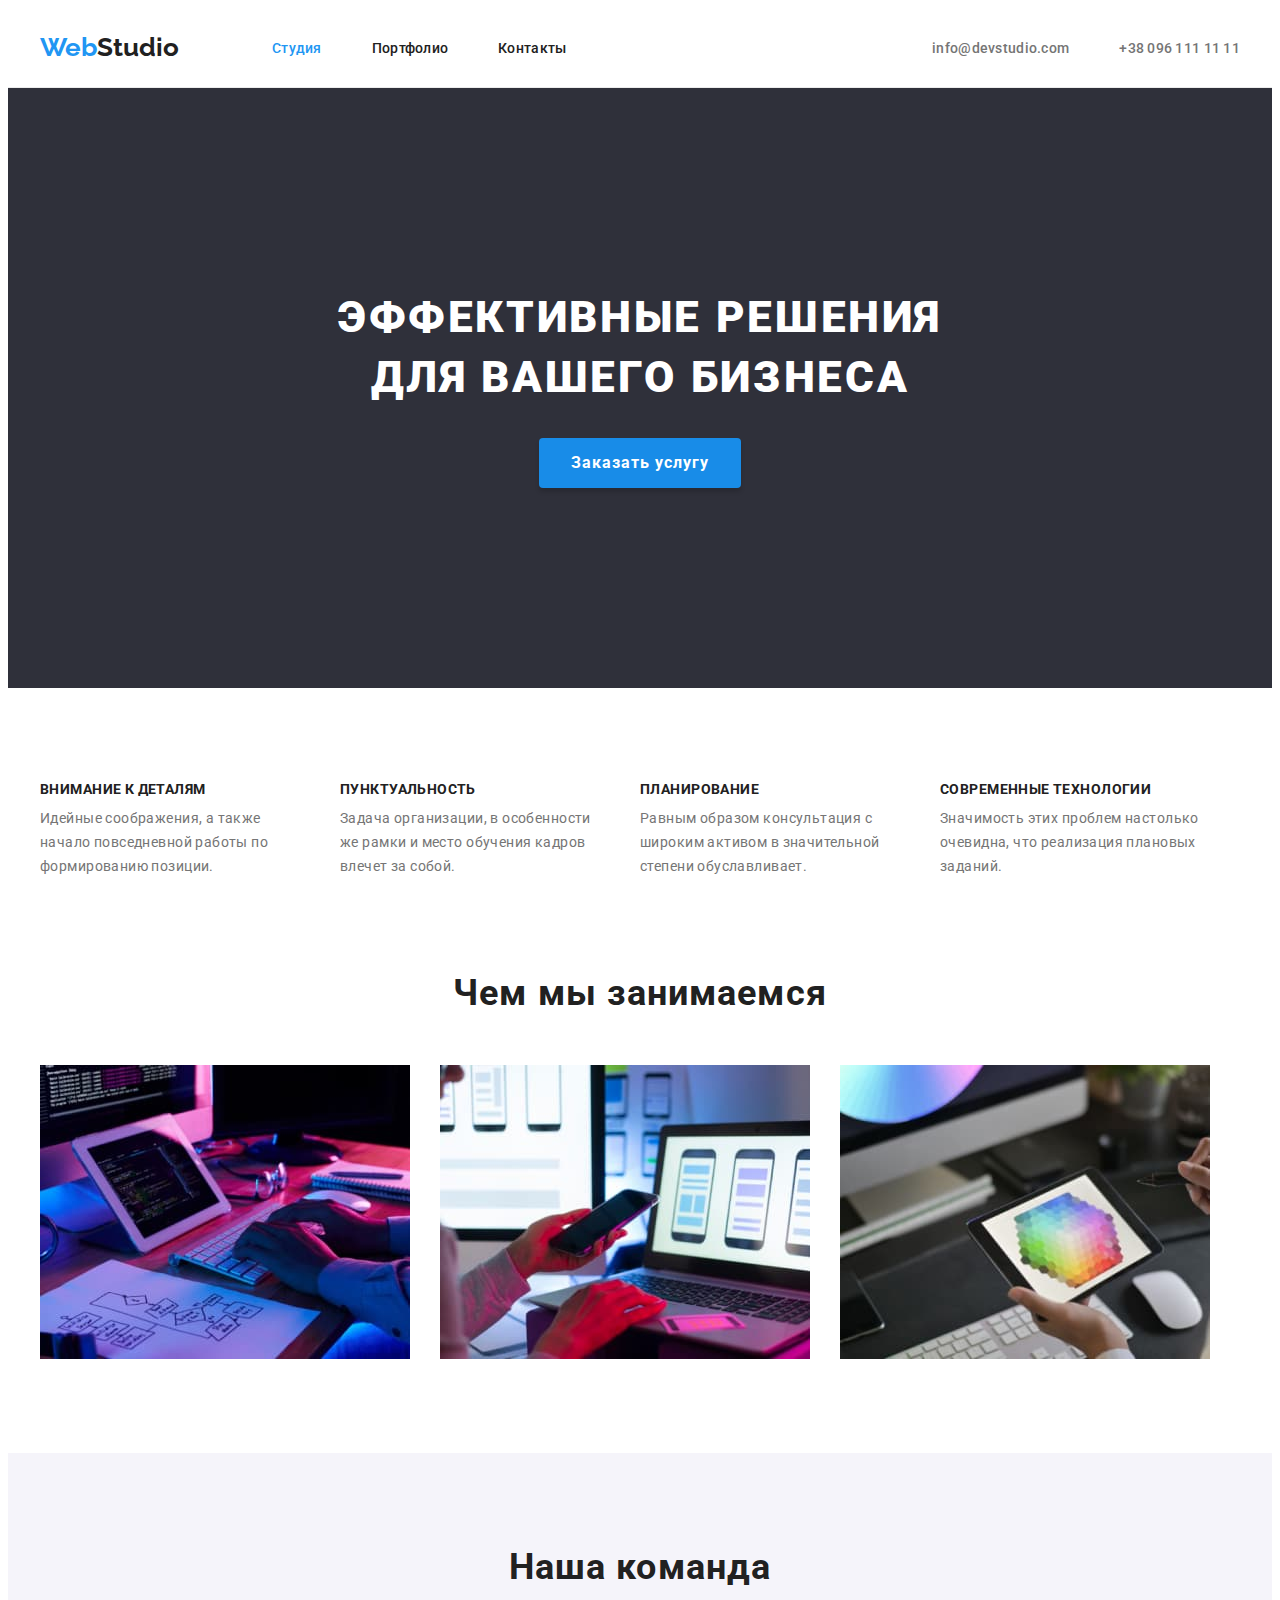
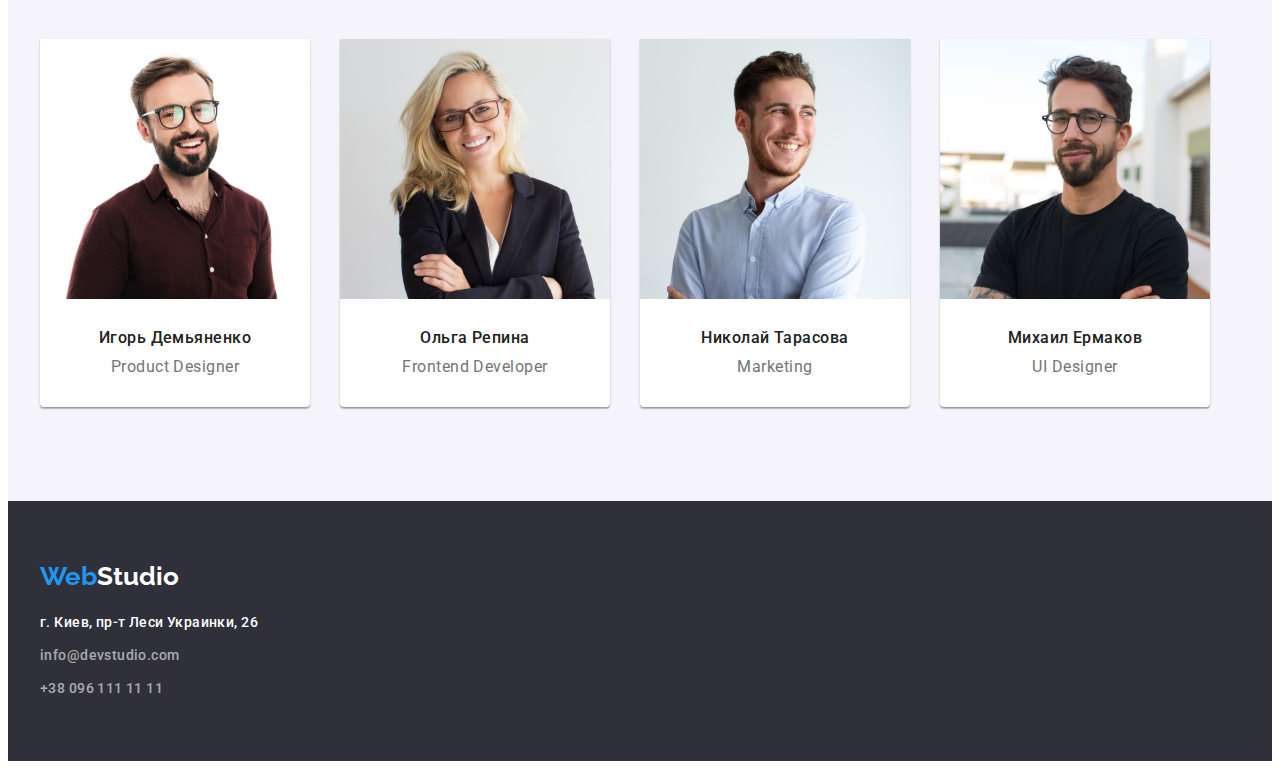
<file: index.html>
<!DOCTYPE html>
<html lang="ru">
  <head>
    <meta charset="UTF-8" />
    <meta http-equiv="X-UA-Compatible" content="IE=edge" />
    <meta name="viewport" content="width=device-width, initial-scale=1.0" />
    <title>Home Work 3</title>
    <link rel="preconnect" href="https://fonts.googleapis.com" />
    <link rel="preconnect" href="https://fonts.gstatic.com" crossorigin />
    <link
      href="https://fonts.googleapis.com/css2?family=Raleway:wght@700&family=Roboto:wght@400;500;700;900&display=swap"
      rel="stylesheet"
    />
    <link
      rel="stylesheet"
      href="https://cdnjs.cloudflare.com/ajax/libs/modern-normalize/1.1.0/modern-normalize.min.css"
      integrity="sha512-wpPYUAdjBVSE4KJnH1VR1HeZfpl1ub8YT/NKx4PuQ5NmX2tKuGu6U/JRp5y+Y8XG2tV+wKQpNHVUX03MfMFn9Q=="
      crossorigin="anonymous"
      referrerpolicy="no-referrer"
    />
    <link rel="stylesheet" href="./css/styles.css" />
  </head>
  <body>
    <header class="header">
      <div class="container header-container">
        <div class="flex-container">
          <a href="" class="header-logo"><span class="logo-span">Web</span>Studio</a>
          <nav>
            <ul class="marker-list header-list">
              <li class="item"><a class="nav-link current" href="">Студия</a></li>
              <li class="item"><a class="nav-link" href="./porfolio.html">Портфолио</a></li>
              <li class="item"><a class="nav-link" href="">Контакты</a></li>
            </ul>
          </nav>
          <ul class="marker-list header-list-contact">
            <li class="contact-item">
              <a class="contact-link" href="mailto:info@devstudio.com">info@devstudio.com</a>
            </li>
            <li class="contact-item">
              <a class="contact-link" href="tel:+380961111111">+38 096 111 11 11</a>
            </li>
          </ul>
        </div>
      </div>
    </header>
    <main>
      <!-- SECTION HERO START -->
      <section class="hero-section hero">
        <h1 class="main-title">
          Эффективные решения <br />
          для вашего бизнеса
        </h1>
        <button type="button" class="btn-order-service">Заказать услугу</button>
      </section>
      <!-- SECTION HERO END -->
      <!-- SECTION OPPORTUNITIES START -->
      <section class="section">
        <div class="container">
          <h2 class="visually-hidden">Наши преимущества</h2>
          <ul class="marker-list list-box">
            <li class="item">
              <h3 class="small-title">Внимание к деталям</h3>
              <p class="text-title">
                Идейные соображения, а также начало повседневной работы по формированию позиции.
              </p>
            </li>
            <li class="item">
              <h3 class="small-title">Пунктуальность</h3>
              <p class="text-title">
                Задача организации, в особенности же рамки и место обучения кадров влечет за собой.
              </p>
            </li>
            <li class="item">
              <h3 class="small-title">Планирование</h3>
              <p class="text-title">
                Равным образом консультация с широким активом в значительной степени обуславливает.
              </p>
            </li>
            <li class="item">
              <h3 class="small-title">Современные технологии</h3>
              <p class="text-title">
                Значимость этих проблем настолько очевидна, что реализация плановых заданий.
              </p>
            </li>
          </ul>
        </div>
      </section>
      <!-- SECTION OPPORTUNITIES END -->
      <!-- SECTION ABOUT US START -->
      <section class="section section-about-us">
        <div class="container">
          <h2 class="section-title">Чем мы занимаемся</h2>
          <ul class="marker-list flex-box-img">
            <li class="item">
              <img
                class="computer-img"
                src="./images/img-1.jpg"
                alt="Компьютер"
                width="370"
                height="294"
              />
            </li>
            <li class="item">
              <img
                class="computer-img"
                src="./images/img-2.jpg"
                alt="Ноутбук"
                width="370"
                height="294"
              />
            </li>
            <li class="item">
              <img
                class="computer-img"
                src="./images/img-3.jpg"
                alt="Планшет с изображением"
                width="370"
                height="294"
              />
            </li>
          </ul>
        </div>
      </section>
      <!-- SECTION ABOUT US END -->
      <!-- SECTION COMMAND START -->
      <section class="section section-command">
        <div class="container">
          <h2 class="section-title">Наша команда</h2>
          <ul class="marker-list flex-box-pic">
            <li class="item item-pic">
              <img src="./images/photo-1.jpg" alt="Игорь Демьяненко" width="270" height="260" />
              <div class="text-wrapper">
                <h3 class="title-staff">Игорь Демьяненко</h3>
                <p class="text-staff-position" lang="en">Product Designer</p>
              </div>
            </li>
            <li class="item item-pic">
              <img src="./images/photo-2.jpg" alt="Ольга Репина" width="270" height="260" />
              <div class="text-wrapper">
                <h3 class="title-staff">Ольга Репина</h3>
                <p class="text-staff-position" lang="en">Frontend Developer</p>
              </div>
            </li>
            <li class="item item-pic">
              <img src="./images/photo-3.jpg" alt="Николай Тарасов" width="270" height="260" />
              <div class="text-wrapper">
                <h3 class="title-staff">Николай Тарасова</h3>
                <p class="text-staff-position" lang="en">Marketing</p>
              </div>
            </li>
            <li class="item item-pic">
              <img src="./images/photo-4.jpg" alt="Михаил Ермаков" width="270" height="260" />
              <div class="text-wrapper">
                <h3 class="title-staff">Михаил Ермаков</h3>
                <p class="text-staff-position" lang="en">UI Designer</p>
              </div>
            </li>
          </ul>
        </div>
      </section>
      <!-- SECTION COMMAND END -->
    </main>
    <footer class="footer">
      <div class="container">
        <a href="" class="footer-logo"><span class="logo-span">Web</span>Studio</a>
        <address>
          <ul class="marker-list">
            <li class="item">
              <a
                class="footer-link-contact footer-link-adress"
                href="https://goo.gl/maps/3jRDSdYq94xRZy5t9"
                target="_blank"
                >г. Киев, пр-т Леси Украинки, 26</a
              >
            </li>
            <li class="item">
              <a class="footer-link-contact" href="mailto:info@devstudio.com">info@devstudio.com</a>
            </li>
            <li class="item">
              <a class="footer-link-contact" href="tel:+380961111111">+38 096 111 11 11</a>
            </li>
          </ul>
        </address>
      </div>
    </footer>
  </body>
</html>
</file>
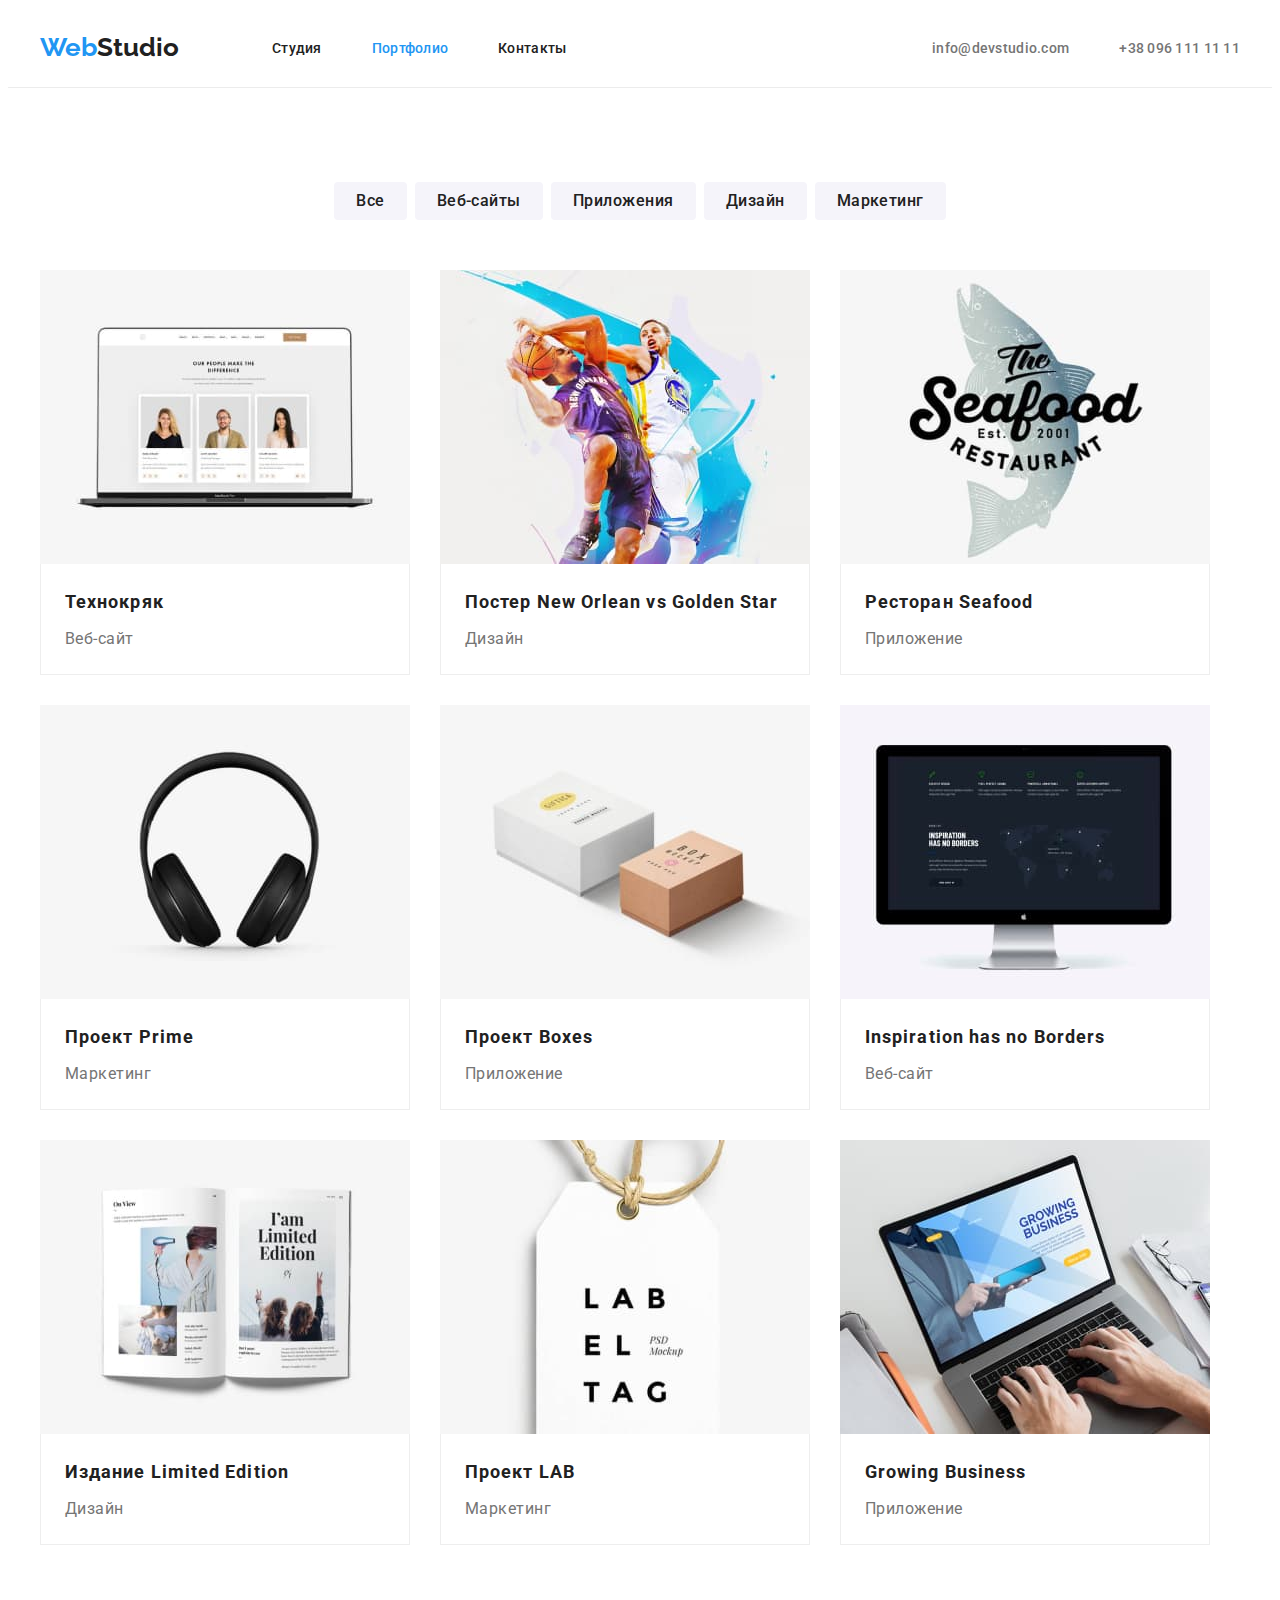
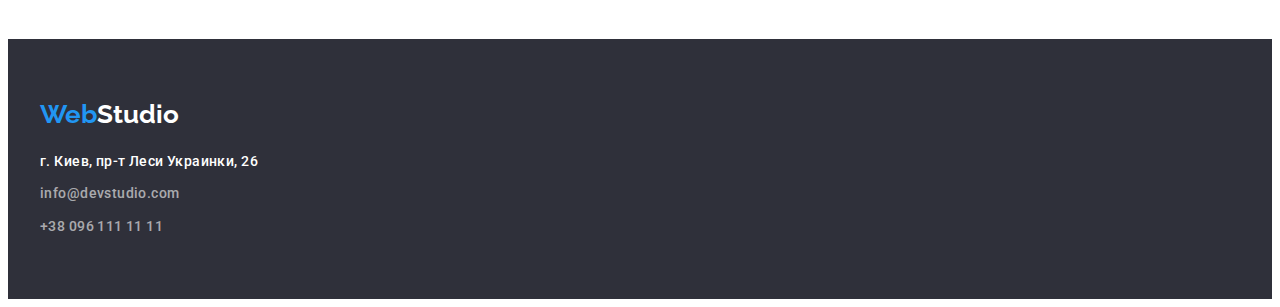
<file: porfolio.html>
<!DOCTYPE html>
<html lang="ru">
  <head>
    <meta charset="UTF-8" />
    <meta http-equiv="X-UA-Compatible" content="IE=edge" />
    <meta name="viewport" content="width=device-width, initial-scale=1.0" />
    <title>Home Work 3</title>
    <link rel="preconnect" href="https://fonts.googleapis.com" />
    <link rel="preconnect" href="https://fonts.gstatic.com" crossorigin />
    <link
      href="https://fonts.googleapis.com/css2?family=Raleway:wght@700&family=Roboto:wght@400;500;700;900&display=swap"
      rel="stylesheet"
    />
    <link
      rel="stylesheet"
      href="https://cdnjs.cloudflare.com/ajax/libs/modern-normalize/1.1.0/modern-normalize.min.css"
      integrity="sha512-wpPYUAdjBVSE4KJnH1VR1HeZfpl1ub8YT/NKx4PuQ5NmX2tKuGu6U/JRp5y+Y8XG2tV+wKQpNHVUX03MfMFn9Q=="
      crossorigin="anonymous"
      referrerpolicy="no-referrer"
    />
    <link rel="stylesheet" href="./css/styles.css" />
  </head>
  <body>
    <header class="header">
      <div class="container">
        <div class="flex-container">
          <a href="" class="header-logo"><span class="logo-span">Web</span>Studio</a>
          <nav>
            <ul class="marker-list header-list">
              <li class="item"><a class="nav-link" href="./index.html">Студия</a></li>
              <li class="item"><a class="nav-link current" href="">Портфолио</a></li>
              <li class="item"><a class="nav-link" href="">Контакты</a></li>
            </ul>
          </nav>
          <ul class="marker-list header-list-contact">
            <li class="contact-item">
              <a class="contact-link" href="mailto:info@devstudio.com">info@devstudio.com</a>
            </li>
            <li class="contact-item">
              <a class="contact-link" href="tel:+380961111111">+38 096 111 11 11</a>
            </li>
          </ul>
        </div>
      </div>
    </header>
    <main>
      <section class="section-portfolio">
        <div class="container">
          <h1 class="visually-hidden">Наши проекты</h1>
          <ul class="marker-list btn-list">
            <li class="item"><button class="button-portfolio" type="button">Все</button></li>
            <li class="item"><button class="button-portfolio" type="button">Веб-сайты</button></li>
            <li class="item"><button class="button-portfolio" type="button">Приложения</button></li>
            <li class="item"><button class="button-portfolio" type="button">Дизайн</button></li>
            <li class="item"><button class="button-portfolio" type="button">Маркетинг</button></li>
          </ul>
          <ul class="marker-list cards-list">
            <li class="item">
              <a href=""
                ><img src="./images/projects-img1.jpg" alt="Технокряк" width="370" height="294" />
              </a>
              <div class="text-card">
                <h2 class="portfolio-title">Технокряк</h2>
                <p class="text-services">Веб-сайт</p>
              </div>
            </li>
            <li class="item">
              <a href=""
                ><img
                  src="./images/projects-img2.jpg"
                  alt="Постер New Orlean vs Golden Star"
                  width="370"
                  height="294"
                />
              </a>
              <div class="text-card">
                <h2 class="portfolio-title">
                  Постер <span lang="en">New Orlean vs Golden Star</span>
                </h2>
                <p class="text-services">Дизайн</p>
              </div>
            </li>
            <li class="item">
              <a href=""
                ><img
                  src="./images/projects-img3.jpg"
                  alt="Ресторан Seafood"
                  width="370"
                  height="294"
                />
              </a>
              <div class="text-card">
                <h2 class="portfolio-title">Ресторан <span lang="en">Seafood</span></h2>
                <p class="text-services">Приложение</p>
              </div>
            </li>
            <li class="item">
              <a href=""
                ><img
                  src="./images/projects-img4.jpg"
                  alt="Проект Prime"
                  width="370"
                  height="294"
                />
              </a>
              <div class="text-card">
                <h2 class="portfolio-title">Проект <span lang="en">Prime</span></h2>
                <p class="text-services">Маркетинг</p>
              </div>
            </li>
            <li class="item">
              <a href=""
                ><img
                  src="./images/projects-img5.jpg"
                  alt="Проект Boxes"
                  width="370"
                  height="294"
                />
              </a>
              <div class="text-card">
                <h2 class="portfolio-title">Проект <span lang="en">Boxes</span></h2>
                <p class="text-services">Приложение</p>
              </div>
            </li>
            <li class="item">
              <a href=""
                ><img
                  src="./images/projects-img6.jpg"
                  alt="Inspiration has no Borders"
                  width="370"
                  height="294"
                />
              </a>
              <div class="text-card">
                <h2 lang="en" class="portfolio-title">Inspiration has no Borders</h2>
                <p class="text-services">Веб-сайт</p>
              </div>
            </li>
            <li class="item">
              <a href=""
                ><img
                  src="./images/projects-img7.jpg"
                  alt="Издание Limited Edition"
                  width="370"
                  height="294"
                />
              </a>
              <div class="text-card">
                <h2 class="portfolio-title">Издание <span lang="en">Limited Edition</span></h2>
                <p class="text-services">Дизайн</p>
              </div>
            </li>
            <li class="item">
              <a href=""
                ><img src="./images/projects-img8.jpg" alt="Проект LAB" width="370" height="294" />
              </a>
              <div class="text-card">
                <h2 class="portfolio-title">Проект LAB</h2>
                <p class="text-services">Маркетинг</p>
              </div>
            </li>
            <li class="item">
              <a href=""
                ><img
                  src="./images/projects-img9.jpg"
                  alt="Growing Business"
                  width="370"
                  height="294"
                />
              </a>
              <div class="text-card">
                <h2 class="portfolio-title" lang="en">Growing Business</h2>
                <p class="text-services">Приложение</p>
              </div>
            </li>
          </ul>
        </div>
      </section>
    </main>
    <footer class="footer">
      <div class="container">
        <a href="" class="footer-logo"><span class="logo-span">Web</span>Studio</a>
        <address>
          <ul class="marker-list">
            <li class="item">
              <a
                class="footer-link-contact footer-link-adress"
                href="https://goo.gl/maps/3jRDSdYq94xRZy5t9"
                target="_blank"
                >г. Киев, пр-т Леси Украинки, 26</a
              >
            </li>
            <li class="item">
              <a class="footer-link-contact" href="mailto:info@devstudio.com">info@devstudio.com</a>
            </li>
            <li class="item">
              <a class="footer-link-contact" href="tel:+380961111111">+38 096 111 11 11</a>
            </li>
          </ul>
        </address>
      </div>
    </footer>
  </body>
</html>
</file>
<file: css/styles.css>
:root {
  --main-color: #757575;

  --dark-color: #212121;

  --secondary-color: #ffffff;

  --footer-link-color: rgba(255, 255, 255, 0.6);

  --hover-color: #2196f3;

  --font-text: 14px;

  --font-weight-main: 500;
}

body {
  font-family: 'Roboto', sans-serif;
  color: var(--main-color);
}

h1,
h2,
h3,
h4,
ul,
p {
  margin: 0;
  padding: 0;
}

img {
  display: block;
}
.marker-list {
  list-style-type: none;
  padding: 0;
}

/* =====HEADER START====== */
.header {
  border-bottom: 1px solid #ececec;
}

.container {
  width: 1200px;
  padding: 0 15px;
  margin: 0 auto;
}

header a {
  padding: 24px 0px;
}
.flex-container {
  display: flex;
  align-items: center;
}

.header-logo {
  font-family: 'Raleway', sans-serif;
  font-size: 26px;
  font-weight: 700;
  line-height: 1.19;
  text-decoration: none;
  color: var(--dark-color);
  margin-right: 93px;
}

.logo-span {
  color: var(--hover-color);
}

.header-list {
  display: flex;
}

.header-list > .item:not(:last-child) {
  margin-right: 50px;
}
.marker-list .nav-link {
  font-size: var(--font-text);
  font-weight: var(--font-weight-main);
  line-height: 1.14;
  text-decoration: none;
  color: var(--dark-color);
  letter-spacing: 0.02em;
}

.nav-link:hover,
.nav-link:focus {
  color: var(--hover-color);
}

.marker-list .nav-link.current {
  color: var(--hover-color);
}

.header-list-contact > .contact-item:first-child {
  margin-right: 50px;
}

.header-list-contact {
  display: flex;
  margin-left: auto;
}

.contact-link {
  font-size: var(--font-text);
  font-weight: var(--font-weight-main);
  line-height: 1.14;
  text-decoration: none;
  color: var(--main-color);
  font-style: normal;
  letter-spacing: 0.02em;
}

.contact-link:hover,
.contact-link:focus {
  color: #2196f3;
}

/* =====HEADER END====== */

/* =======HERO START====== */
.hero-section {
  padding-bottom: 200px;
  padding-top: 200px;
}

.hero {
  text-align: center;
  background: #2f303a;
}

.main-title {
  margin-bottom: 30px;

  color: var(--secondary-color);
  font-weight: 900;
  line-height: 1.36;
  font-size: 44px;
  text-transform: uppercase;
  letter-spacing: 0.06em;
  text-align: center;
}

.btn-order-service {
  padding: 10px 32px;
  border: 0px;
  border-radius: 4px;

  font-family: 'Roboto', sans-serif;
  color: var(--secondary-color);
  font-weight: 700;
  font-size: 16px;
  line-height: 1.87;
  letter-spacing: 0.06em;
  background-color: #188ce8;
  box-shadow: 0px 4px 4px rgba(0, 0, 0, 0.15);

  cursor: pointer;
}

.btn-order-service:hover,
.btn-order-service:focus {
  background-color: var(--hover-color);
}
/* =======HERO END====== */

/* ======SECTION OPPORTUNITIES START======= */

/* Утилита скрытия текста */
.visually-hidden {
  position: absolute;
  width: 1px;
  height: 1px;
  margin: -1px;
  border: 0;
  padding: 0;
  white-space: nowrap;
  clip-path: inset(100%);
  clip: rect(0 0 0 0);
  overflow: hidden;
}

.section {
  padding: 94px 0;
}

.list-box {
  display: flex;
}

.list-box > .item {
  width: 270px;
}

.list-box .item:not(:last-child) {
  margin-right: 30px;
}

.small-title {
  margin-bottom: 10px;

  line-height: 1.14;
  letter-spacing: 0.03em;
  text-transform: uppercase;
  color: var(--dark-color);
  font-size: var(--font-text);
  font-weight: 700;
}

.text-title {
  font-size: var(--font-text);
  letter-spacing: 0.03em;
  line-height: 1.71;
}

/* ======SECTION OPPORTUNITIES END======= */

/* ======SECTION ABOUT US START======= */
.section-about-us {
  padding-top: 0;
}

.flex-box-img {
  display: flex;
  margin-left: -30px;
  margin-top: -30px;

  flex-basis: calc((100% - 90px) / 4);
}

.flex-box-img .item {
  margin-left: 30px;
  margin-top: 30px;
}

.section-title {
  margin-bottom: 50px;

  text-align: center;
  font-weight: 700;
  font-size: 36px;
  line-height: 1.16;
  letter-spacing: 0.03em;
  color: var(--dark-color);
}

/* ======SECTION ABOUT US END======= */

/* ======SECTION COMMAND START====== */
.section-command {
  background-color: #f5f4fa;
}

.flex-box-pic {
  display: flex;
  flex-basis: calc((100% - 120px) / 4);

  margin-left: -30px;
}

.item-pic {
  margin-left: 30px;

  text-align: center;
  background: #ffffff;
  box-shadow: 0px 1px 3px rgba(0, 0, 0, 0.12), 0px 1px 1px rgba(0, 0, 0, 0.14),
    0px 2px 1px rgba(0, 0, 0, 0.2);
  border-radius: 0px 0px 4px 4px;
}

.item-pic {
}

.text-wrapper {
  padding-bottom: 30px;
  padding-top: 30px;
}

.title-staff {
  margin-bottom: 10px;

  color: var(--dark-color);
  font-size: 16px;
  line-height: 1.18;
  letter-spacing: 0.03em;
  font-weight: 500;
}

.text-staff-position {
  font-size: 16px;
  line-height: 1.18;
  letter-spacing: 0.03em;
}

/* ======SECTION COMMAND END====== */

/* =======PAGE PORTFOLIO START====== */
.section-portfolio {
  padding-top: 94px;
  padding-bottom: 94px;
}

.btn-list {
  display: flex;
  justify-content: center;
  margin-bottom: 50px;
}

.btn-list > .item:not(:last-child) {
  margin-right: 8px;
}

.button-portfolio {
  border: 0;
  padding: 6px 22px;

  font-family: 'Roboto', sans-serif;
  font-weight: var(--font-weight-main);
  font-size: 16px;
  line-height: 1.62;
  letter-spacing: 0.03em;
  color: var(--dark-color);
  background: #f5f4fa;
  border-radius: 4px;
  cursor: pointer;
}

.button-portfolio:hover,
.button-portfolio:focus {
  color: var(--secondary-color);
  background-color: var(--hover-color);
  border: 0;
  border-radius: 4px;
}

.cards-list {
  display: flex;
  flex-wrap: wrap;
  flex-basis: calc((100% - 90px) / 3);
  margin-left: -30px;
  margin-top: -30px;
}

.cards-list > .item {
  margin-left: 30px;
  margin-top: 30px;
}

.text-card {
  padding: 20px 24px;

  background: #ffffff;
  border-bottom: 1px solid #eeeeee;
  border-right: 1px solid #eeeeee;
  border-left: 1px solid #eeeeee;
}

.portfolio-title {
  margin-bottom: 4px;

  color: var(--dark-color);
  font-size: 18px;
  line-height: 2;
  letter-spacing: 0.06em;
  font-weight: 700;
}

.text-services {
  font-size: 16px;
  line-height: 1.87;
  letter-spacing: 0.03em;
}
/* =======PAGE PORTFOLIO END======= */

/* ======FOOTER START====== */
.footer {
  background: #2f303a;
  padding-bottom: 60px;
  padding-top: 60px;
}

.footer-logo {
  display: inline-block;
  margin-bottom: 20px;

  font-family: 'Raleway', sans-serif;
  font-size: 26px;
  font-weight: 700;
  line-height: 1.19;
  text-decoration: none;
  color: var(--secondary-color);
}

.footer .item:not(:last-child) {
  margin-bottom: 9px;
}
.footer-link-contact {
  font-size: var(--font-text);
  font-weight: var(--font-weight-main);
  line-height: 1.71;
  text-decoration: none;
  color: var(--footer-link-color);
  letter-spacing: 0.03em;
  font-style: normal;
}

.footer-link-contact:hover,
.footer-link-contact:focus {
  color: var(--hover-color);
}

.footer-link-adress {
  color: var(--secondary-color);
}

/* ======FOOTER END====== */
</file>
